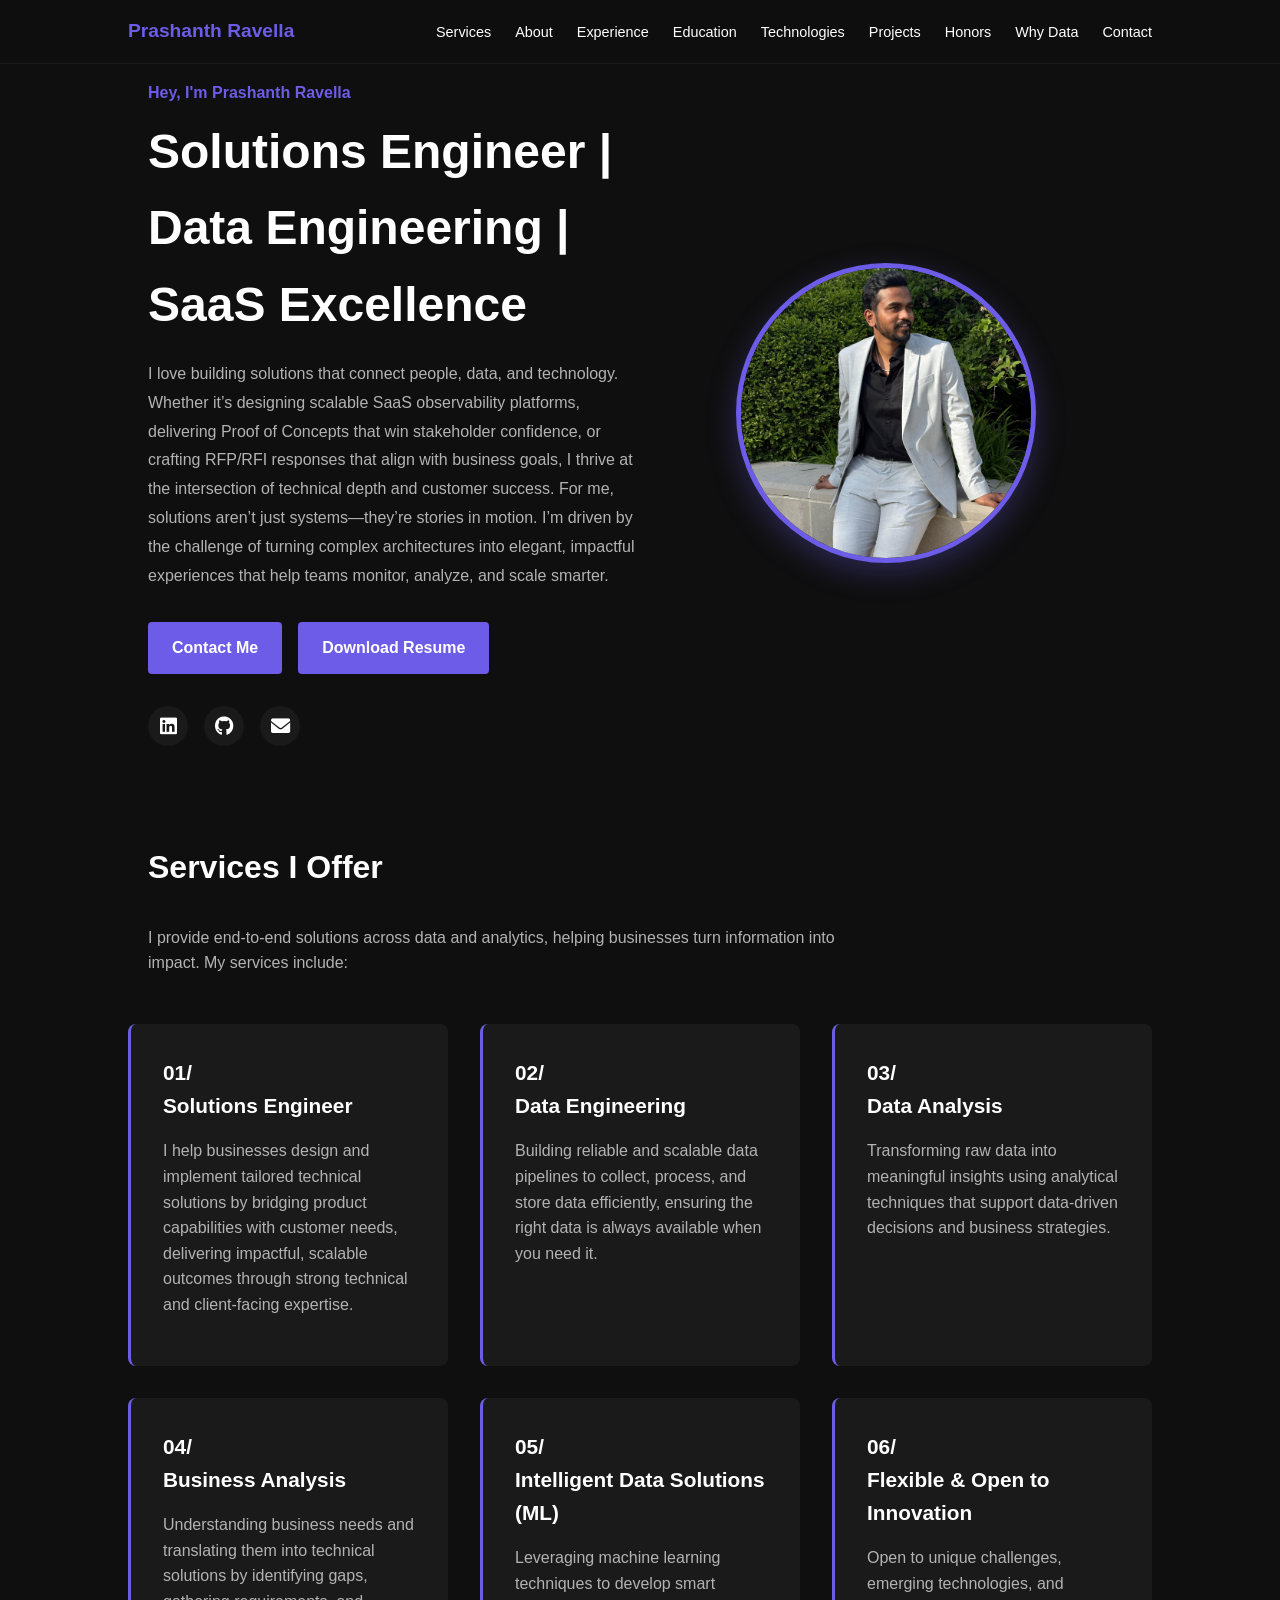
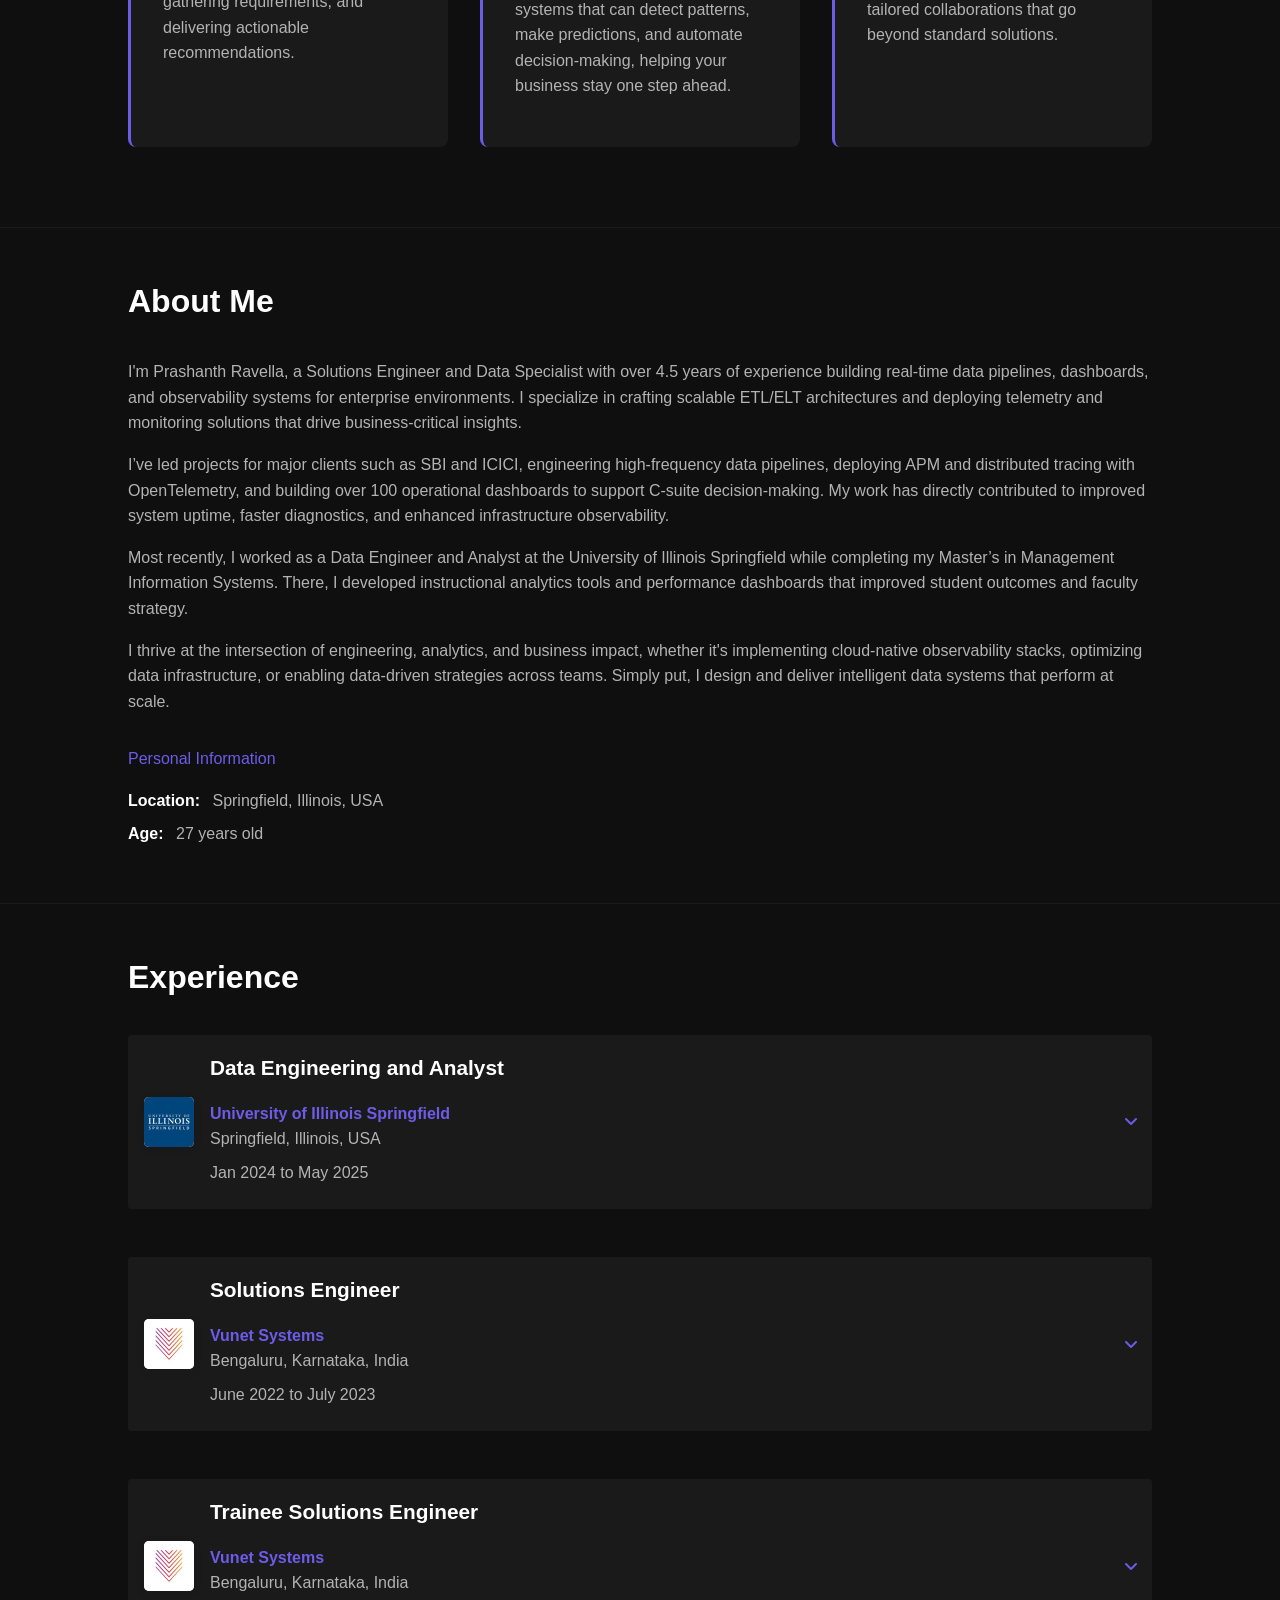
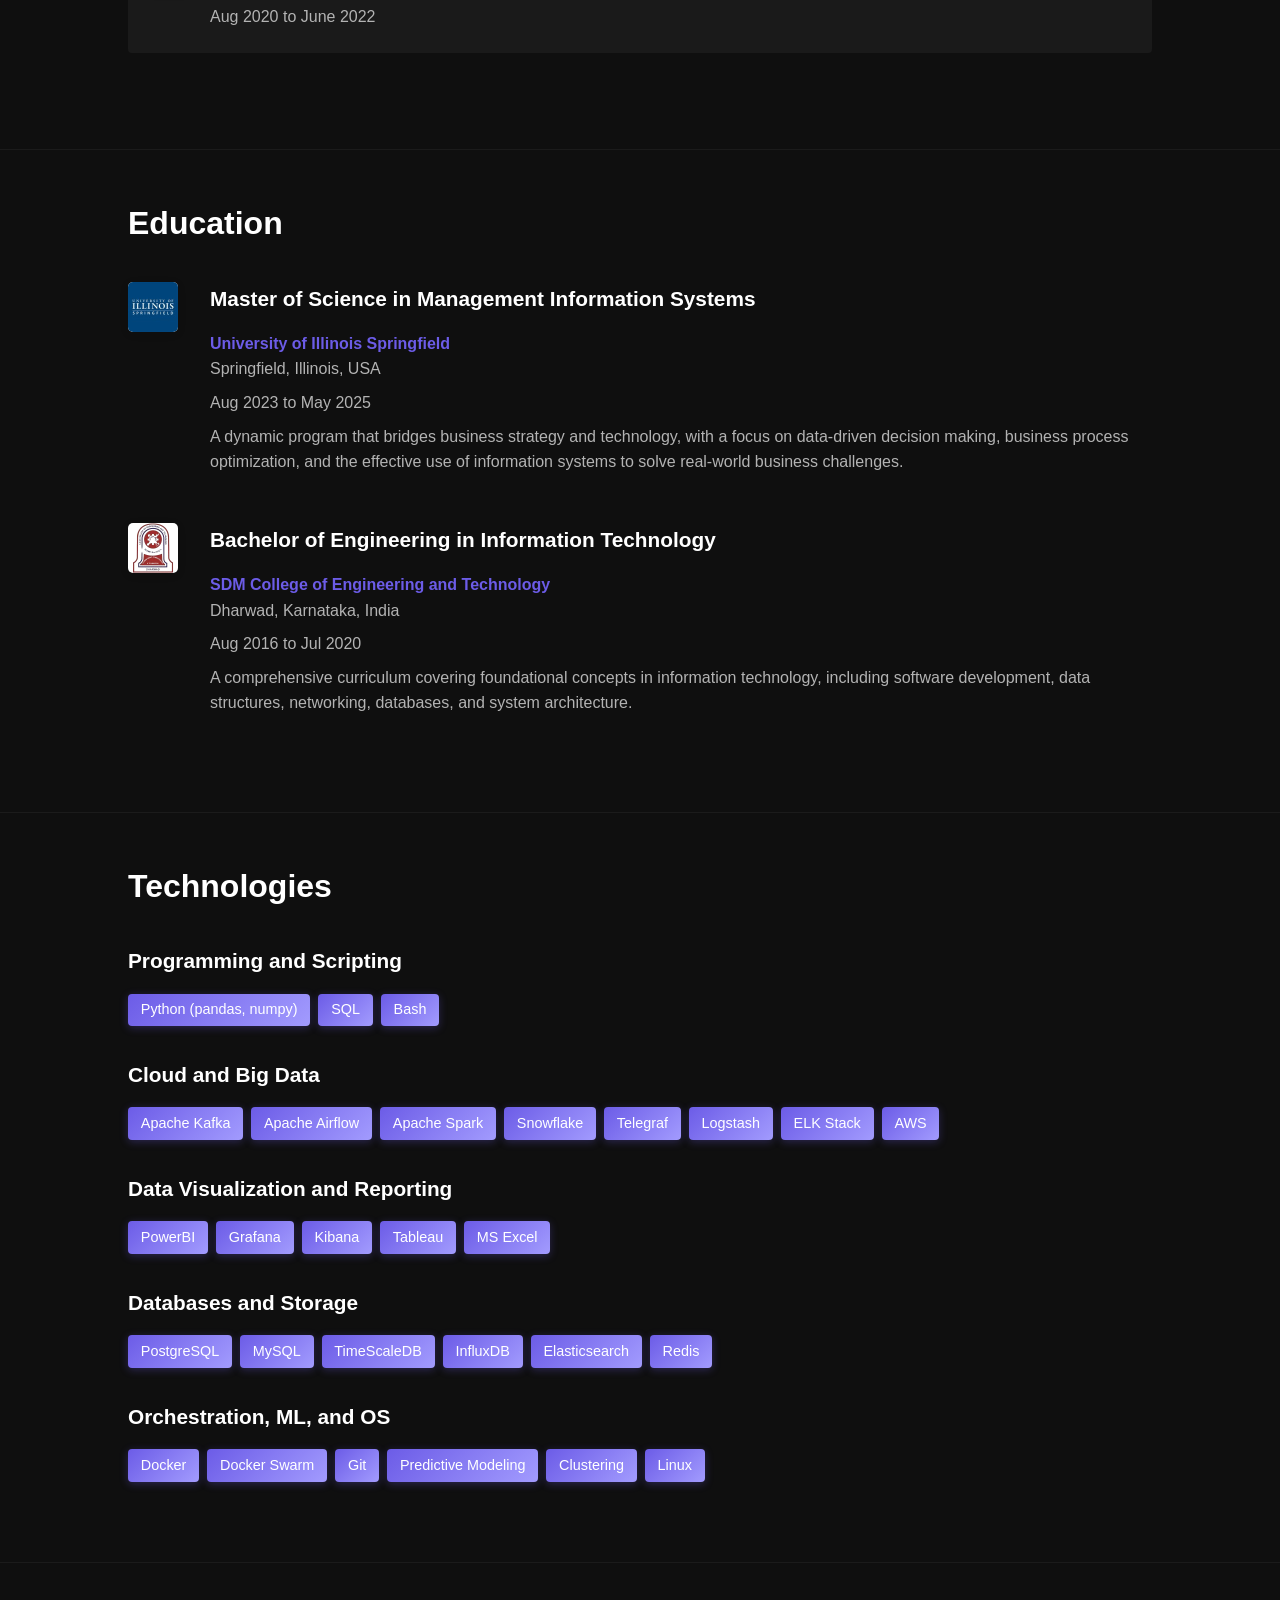
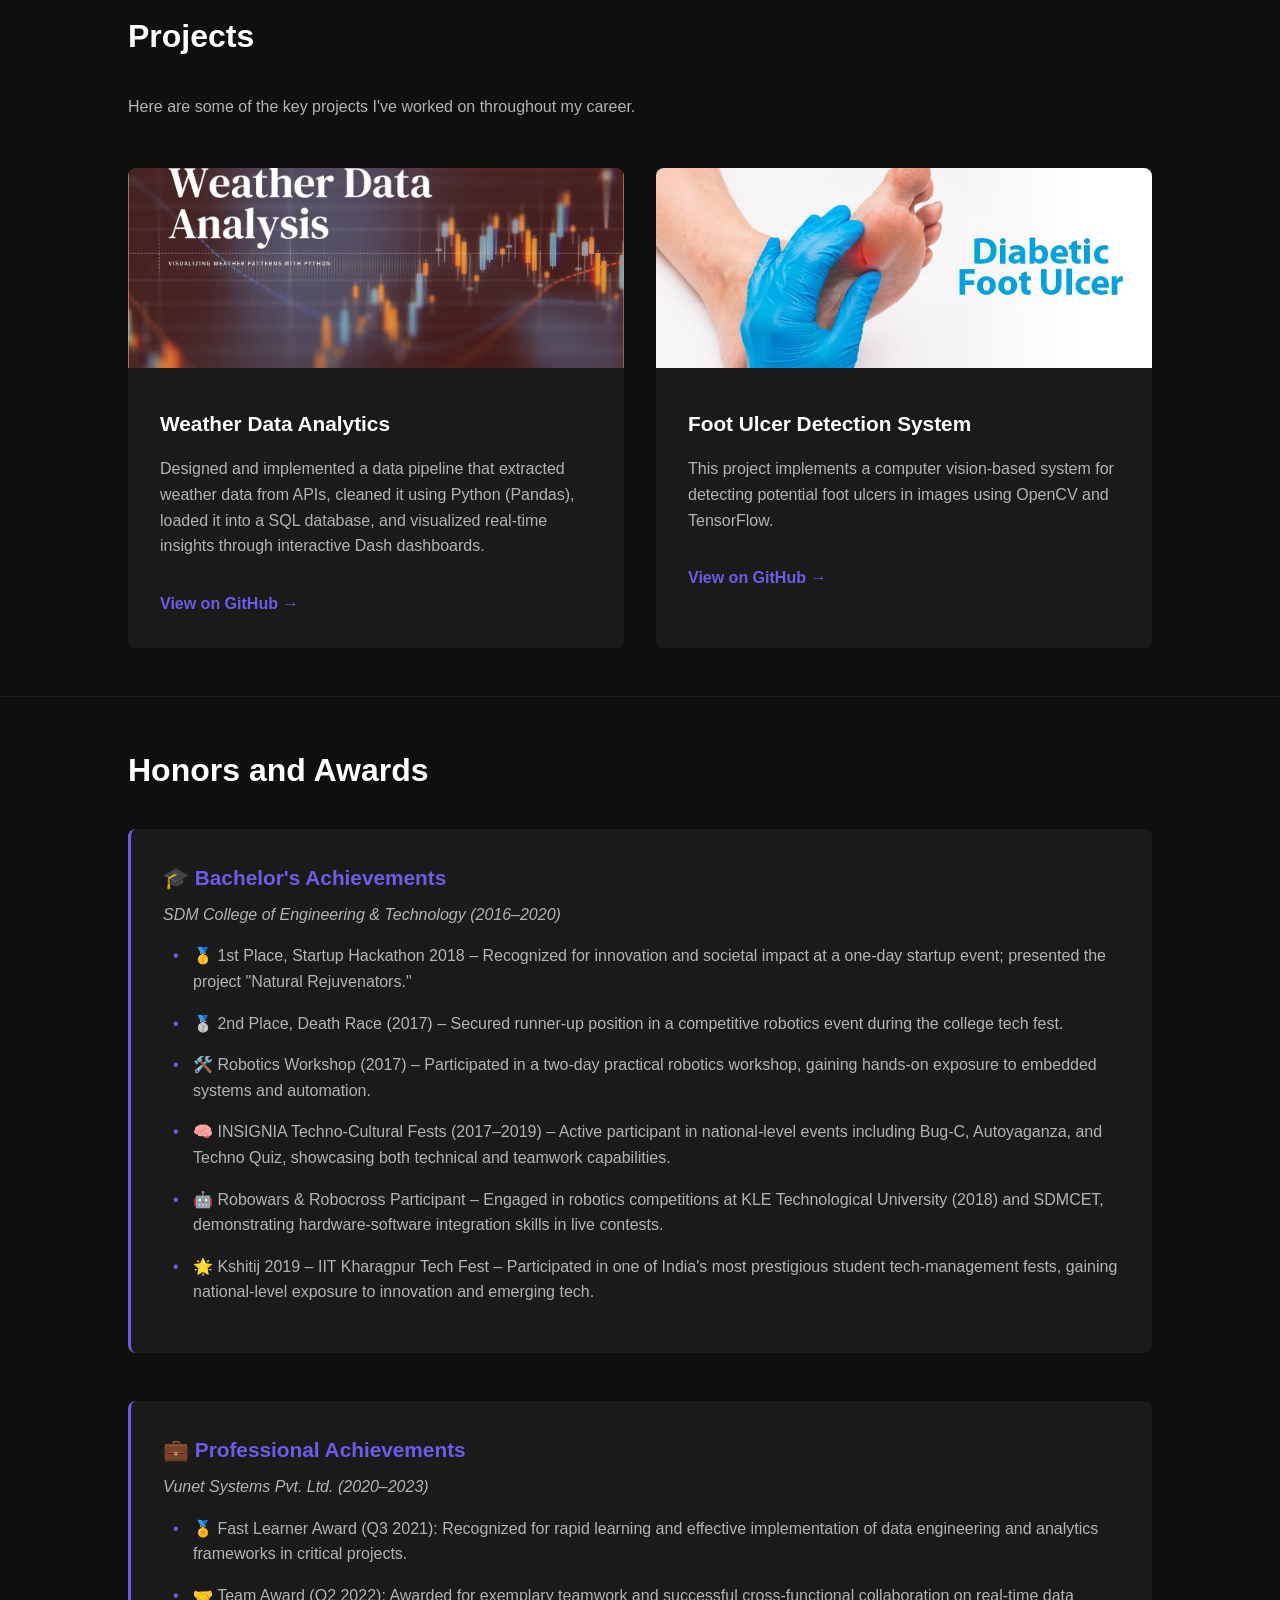
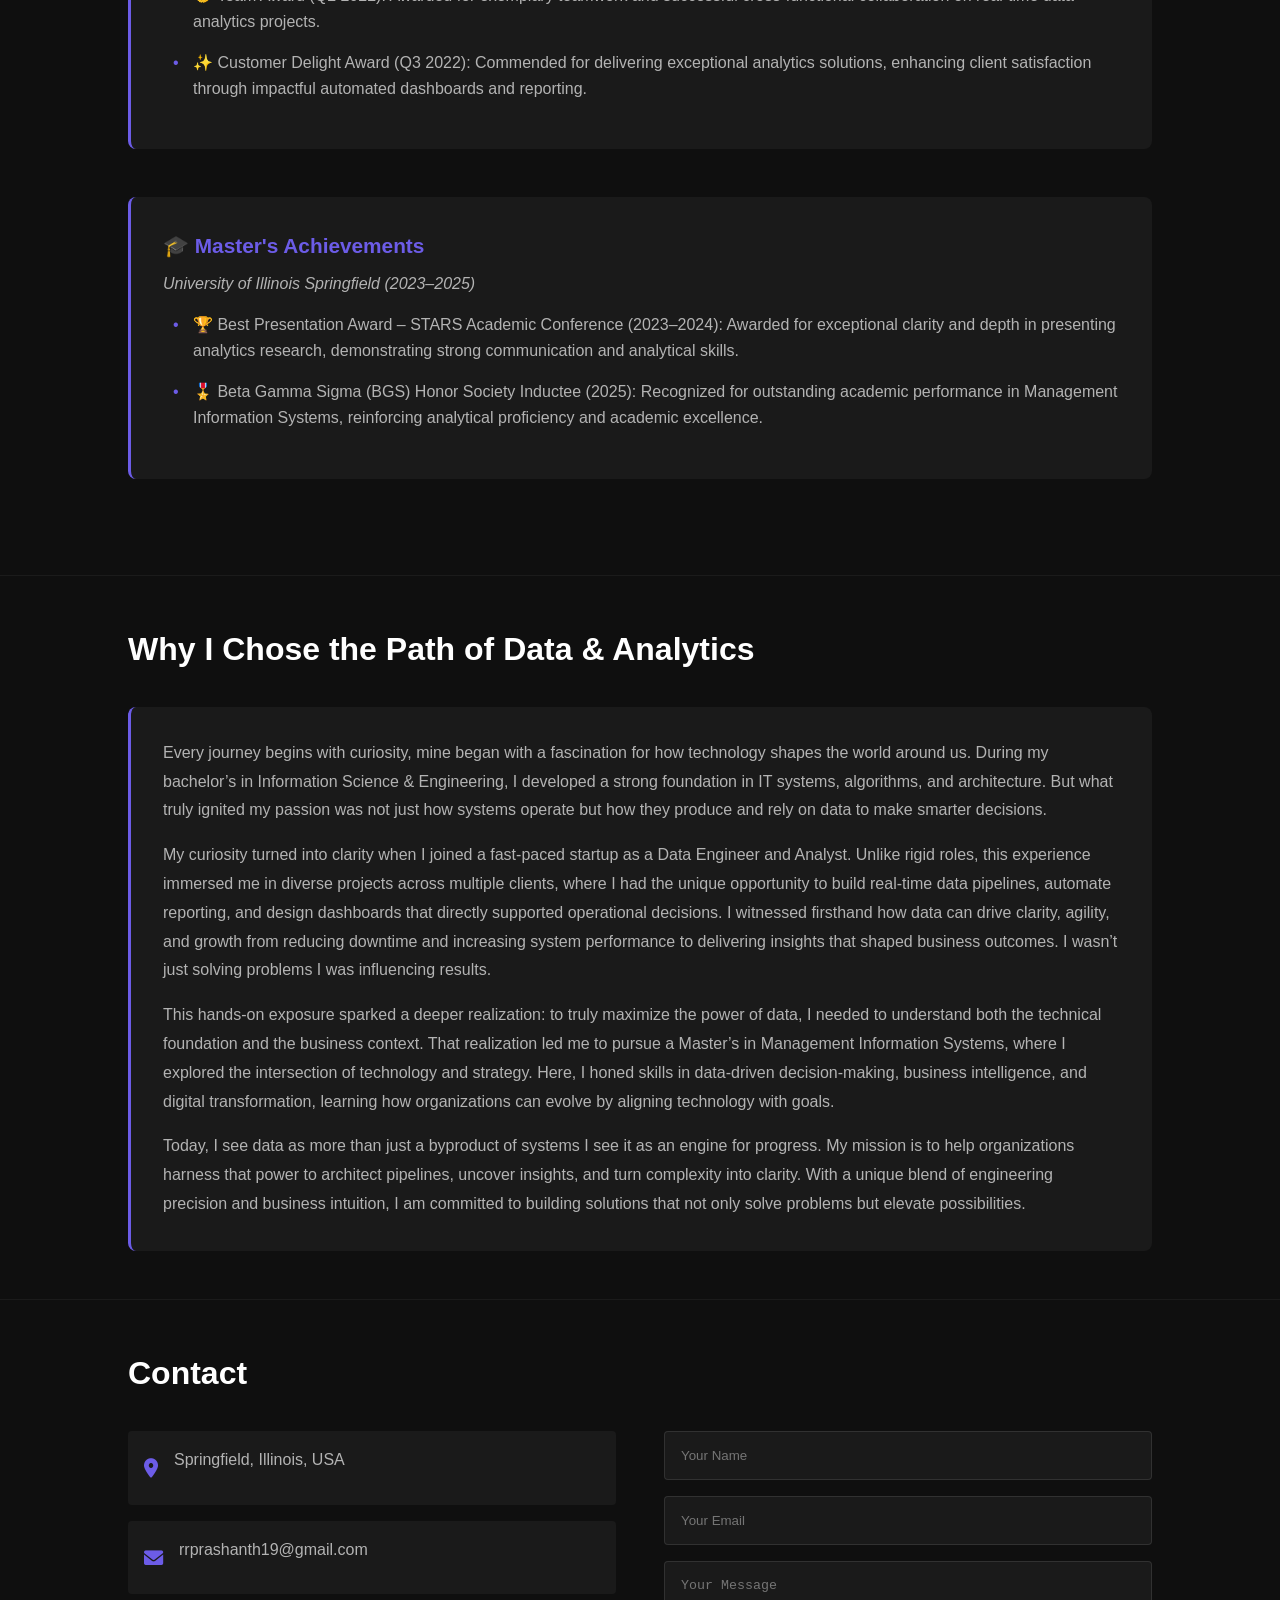
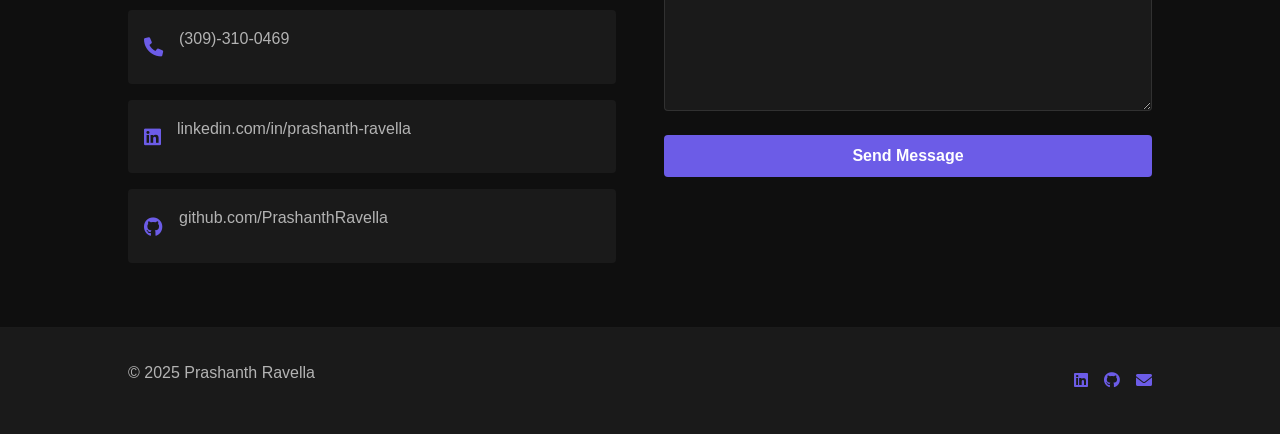
<file: index.html>
<!DOCTYPE html>
<html lang="en">
<head>
    <meta charset="UTF-8">
    <meta name="viewport" content="width=device-width, initial-scale=1.0">
    <title>Data Engineer and Analyst</title>
    <link rel="stylesheet" href="index.css">
    <link rel="stylesheet" href="https://cdnjs.cloudflare.com/ajax/libs/font-awesome/6.0.0-beta3/css/all.min.css">
</head>
<body>
    <nav class="navbar">
        <div class="nav-container">
            <div class="nav-logo">
                <a href="#">Prashanth Ravella</a>
            </div>
            <ul class="nav-links">
                <li><a href="#services">Services</a></li>
                <li><a href="#about">About</a></li>
                <li><a href="#experience">Experience</a></li>
                <li><a href="#education">Education</a></li>
                <li><a href="#technologies">Technologies</a></li>
                <li><a href="#projects">Projects</a></li>
                <li><a href="#honors">Honors</a></li>
                <li><a href="#why-data">Why Data</a></li>
                <li><a href="#contact">Contact</a></li>
            </ul>
            <div class="hamburger">
                <span class="bar"></span>
                <span class="bar"></span>
                <span class="bar"></span>
            </div>
        </div>
    </nav>
    
    <header>
        <div class="container">
            <div class="hero">
                <p class="hero-subtitle">Hey, I'm Prashanth Ravella</p>
                <h1 class="hero-title">Solutions Engineer | Data Engineering | SaaS Excellence</h1>
                <p class="hero-description">I love building solutions that connect people, data, and technology. Whether it’s designing scalable SaaS observability platforms, delivering Proof of Concepts that win stakeholder confidence, or crafting RFP/RFI responses that align with business goals, I thrive at the intersection of technical depth and customer success. For me, solutions aren’t just systems—they’re stories in motion. I’m driven by the challenge of turning complex architectures into elegant, impactful experiences that help teams monitor, analyze, and scale smarter.</p>
                <div class="hero-cta">
                    <a href="#contact" class="primary-btn">Contact Me</a>
                    <a href="https://docs.google.com/document/d/1bfRlYd-lEsUnYzB_F2bpvHWFGuDft_J6O6OL3_I_7L0/export?format=pdf" class="primary-btn" target="_blank">Download Resume</a>
                </div>
                <div class="social-icons">
                    <a href="https://www.linkedin.com/in/prashanth-ravella-7b6460148/"><i class="fab fa-linkedin"></i></a>
                    <a href="https://github.com/PrashanthRavella"><i class="fab fa-github"></i></a>
                    <a href="mailto:rrprashanth19@gmail.com"><i class="fas fa-envelope"></i></a>
                </div>
            </div>
            <div class="hero-image">
                <img src="profile.jpg" alt="Profile picture">
            </div>
        </div>
    </header>

    <section id="services" class="services">
        <div class="container">
            <h2>Services I Offer</h2>
            <p class="section-description">I provide end-to-end solutions across data and analytics, helping businesses turn information into impact. My services include:</p>
        </div>
 
            <div class="services-grid">  
            <div class="service-card">
                <h3>01/<br>Solutions Engineer</h3>
                <p>I help businesses design and implement tailored technical solutions by bridging product capabilities with customer needs, delivering impactful, scalable outcomes through strong technical and client-facing expertise.</p>
            </div>
        
        
            <div class="service-card">
                <h3>02/<br>Data Engineering</h3>
                <p>Building reliable and scalable data pipelines to collect, process, and store data efficiently, ensuring the right data is always available when you need it.</p>
            </div>
            
            <div class="service-card">
                <h3>03/<br>Data Analysis</h3>
                <p>Transforming raw data into meaningful insights using analytical techniques that support data-driven decisions and business strategies.</p>
            </div>
            
            <div class="service-card">
                <h3>04/<br>Business Analysis</h3>
                <p>Understanding business needs and translating them into technical solutions by identifying gaps, gathering requirements, and delivering actionable recommendations.</p>
            </div>
            
            <div class="service-card">
                <h3>05/<br>Intelligent Data Solutions (ML)</h3>
                <p>Leveraging machine learning techniques to develop smart systems that can detect patterns, make predictions, and automate decision-making, helping your business stay one step ahead.</p>
            </div>
            
            <div class="service-card">
                <h3>06/<br>Flexible & Open to Innovation</h3>
                <p>Open to unique challenges, emerging technologies, and tailored collaborations that go beyond standard solutions.</p>
            </div>
        </div>
    </section>

    <section id="about" class="about">
        <h2>About Me</h2>
        <p>I'm Prashanth Ravella, a Solutions Engineer and Data Specialist with over 4.5 years of experience building real-time data pipelines, dashboards, and observability systems for enterprise environments. I specialize in crafting scalable ETL/ELT architectures and deploying telemetry and monitoring solutions that drive business-critical insights.</p>
        <p>I’ve led projects for major clients such as SBI and ICICI, engineering high-frequency data pipelines, deploying APM and distributed tracing with OpenTelemetry, and building over 100 operational dashboards to support C-suite decision-making. My work has directly contributed to improved system uptime, faster diagnostics, and enhanced infrastructure observability.</p>
        <p>Most recently, I worked as a Data Engineer and Analyst at the University of Illinois Springfield while completing my Master’s in Management Information Systems. There, I developed instructional analytics tools and performance dashboards that improved student outcomes and faculty strategy.</p>
        <p>I thrive at the intersection of engineering, analytics, and business impact, whether it's implementing cloud-native observability stacks, optimizing data infrastructure, or enabling data-driven strategies across teams. Simply put, I design and deliver intelligent data systems that perform at scale.</p>
        
        <div class="personal-info">
            <p style="color: var(--primary-color);">Personal Information</p>
            <div class="info-item">
                <span class="info-label">Location:</span>
                <span class="info-value">Springfield, Illinois, USA</span>
            </div>
            <div class="info-item">
                <span class="info-label">Age:</span>
                <span class="info-value">27 years old</span>
            </div>
        </div>
    </section>

    <section id="experience" class="experience">
        <h2>Experience</h2>
        
        <div class="experience-item">
            <div class="experience-content">
                <div class="experience-header" onclick="toggleExperience('exp1')">
                    <div class="company-logo-container">
                        <img src="uis.jpeg" alt="University of Illinois Springfield Logo" class="company-logo">
                    </div>
                    <div class="experience-header-content">
                        <h3>Data Engineering and Analyst</h3>
                        <p class="experience-location"><span class="college-name">University of Illinois Springfield</span><br> Springfield, Illinois, USA</p>
                        <p class="experience-date">Jan 2024 to May 2025</p>
                    </div>


                </div>
                <div class="experience-details" id="exp1">
                    <ul>
                        <li>Developed a real-time student performance analytics pipeline using Telegraf, Kafka, and InfluxDB</li>
                        <li>Built interactive Grafana dashboards and applied data mining techniques to uncover academic performance trends.</li>
                        <li>Designed and documented hands-on projects to teach data engineering concepts (ETL, streaming), enhancing student engagement.</li>
                        <li>This contributed to a 20% increase in student scores and a 30% improvement in course feedback through data-driven insights.</li>
                    </ul>
                </div>
            </div>
        </div>
        
        <div class="experience-item">
            <div class="experience-content">
                <div class="experience-header" onclick="toggleExperience('exp2')">
                    <div class="company-logo-container">
                        <img src="vunet.jpeg" alt="Vunet Systems Logo" class="company-logo">
                    </div>
                    <div class="experience-header-content">
                        <h3>Solutions Engineer</h3>
                        <p class="experience-location">Vunet Systems<br> Bengaluru, Karnataka, India</p>
                        <p class="experience-date">June 2022 to July 2023</p>
                    </div>


                </div>
                <div class="experience-details" id="exp2">
                    <ul>
                        <li>Led Demos, Proof of Concept (PoC) implementations, and contributed to RFP/RFI responses for enterprise clients, aligning solutions with business goals to secure client approval and project buy-in</li>
                        <li>Designed and deployed real-time observability systems (infrastructure, network, logs, traces/APM) using ETL/ELT pipelines and tools like OpenTelemetry and Telegraf, enabling 30% faster diagnostics for enterprise clients SBI and ICICI</li>
                        <li>Built and maintained 100+ dashboards, 50+ alerts, and reports for C-suite and operations teams, driving proactive monitoring and reducing downtime risk</li>
                        <li>Implemented and managed cloud-based deployments on AWS, enhancing system scalability, availability, and cost-efficiency.</li>
                        <li>Engaged in on-site client interactions, strengthening communication, task prioritization, and cross-functional coordination.</li>
                    </ul>
                </div>
            </div>
        </div>
        
        <div class="experience-item">
            <div class="experience-content">
                <div class="experience-header" onclick="toggleExperience('exp3')">
                    <div class="company-logo-container">
                        <img src="vunet.jpeg" alt="Vunet Systems Logo" class="company-logo">
                    </div>
                    <div class="experience-header-content">
                        <h3>Trainee Solutions Engineer</h3>
                        <p class="experience-location">Vunet Systems<br> Bengaluru, Karnataka, India</p>
                        <p class="experience-date">Aug 2020 to June 2022</p>
                    </div>


                </div>
                <div class="experience-details" id="exp3">
                    <ul>
                        <li>Engineered high-frequency ETL/ELT pipelines for real-time processing of network, log, and application data, delivering actionable insights from both structured and unstructured sources.</li>
                        <li>Implemented ETL processes using the ELK Stack (Elasticsearch, Logstash, Kibana) for efficient handling of large-scale datasets.</li>
                        <li>Developed and customized interactive Kibana dashboards, effectively representing complex NoSQL data to stakeholders.</li>
                        <li>Gained experience in stakeholder communication and task prioritization through client-facing meetings.</li>
                    </ul>
                </div>
            </div>
        </div>
    </section>

    <section id="education" class="education">
        <h2>Education</h2>
        
        <div class="education-item">
            <div class="company-logo-container">
                <img src="uis.jpeg" alt="University of Illinois Springfield Logo" class="company-logo">
            </div>
            <div class="education-content">
                <h3>Master of Science in Management Information Systems</h3>
                <p class="experience-location"><span class="college-name">University of Illinois Springfield</span><br> Springfield, Illinois, USA</p>
                <p class="experience-date">Aug 2023 to May 2025</p>
                <p>A dynamic program that bridges business strategy and technology, with a focus on data-driven decision making, business process optimization, and the effective use of information systems to solve real-world business challenges.</p>
            </div>
        </div>
        
        <div class="education-item">
            <div class="company-logo-container">
                <img src="sdm.png" alt="SDM College of Engineering and Technology Logo" class="company-logo">
            </div>
            <div class="education-content">
                <h3>Bachelor of Engineering in Information Technology</h3>
                <p class="experience-location"><span class="college-name">SDM College of Engineering and Technology</span><br> Dharwad, Karnataka, India</p>
                <p class="experience-date">Aug 2016 to Jul 2020</p>
                <p>A comprehensive curriculum covering foundational concepts in information technology, including software development, data structures, networking, databases, and system architecture.</p>
            </div>
        </div>
    </section>

    <section id="technologies" class="technologies">
        <h2>Technologies</h2>
        
        <div class="tech-category">
            <h3>Programming and Scripting</h3>
            <div class="tech-tags">
                <span class="tech-tag">Python (pandas, numpy)</span>
                <span class="tech-tag">SQL</span>
                <span class="tech-tag">Bash</span>
            </div>
        </div>
        
        <div class="tech-category">
            <h3>Cloud and Big Data</h3>
            <div class="tech-tags">
                <span class="tech-tag">Apache Kafka</span>
                <span class="tech-tag">Apache Airflow</span>
                <span class="tech-tag">Apache Spark</span>
                <span class="tech-tag">Snowflake</span>
                <span class="tech-tag">Telegraf</span>
                <span class="tech-tag">Logstash</span>
                <span class="tech-tag">ELK Stack</span>
                <span class="tech-tag">AWS </span>
            </div>
        </div>
        
        <div class="tech-category">
            <h3>Data Visualization and Reporting</h3>
            <div class="tech-tags">
                <span class="tech-tag">PowerBI</span>
                <span class="tech-tag">Grafana</span>
                <span class="tech-tag">Kibana</span>
                <span class="tech-tag">Tableau</span>
                <span class="tech-tag">MS Excel</span>
            </div>
        </div>
        
        <div class="tech-category">
            <h3>Databases and Storage</h3>
            <div class="tech-tags">
                <span class="tech-tag">PostgreSQL</span>
                <span class="tech-tag">MySQL</span>
                <span class="tech-tag">TimeScaleDB</span>
                <span class="tech-tag">InfluxDB</span>
                <span class="tech-tag">Elasticsearch</span>
                <span class="tech-tag">Redis</span>
            </div>
        </div>
        
        <div class="tech-category">
            <h3>Orchestration, ML, and OS</h3>
            <div class="tech-tags">
                <span class="tech-tag">Docker</span>
                <span class="tech-tag">Docker Swarm</span>
                <span class="tech-tag">Git</span>
                <span class="tech-tag">Predictive Modeling</span>
                <span class="tech-tag">Clustering</span>
                <span class="tech-tag">Linux</span>
            </div>
        </div>
    </section>

    <section id="projects" class="projects">
        <h2>Projects</h2>
        <p class="section-description">Here are some of the key projects I've worked on throughout my career.</p>
        
        <div class="projects-grid">
            <div class="project-card">
                <img src="project1.png" alt="Weather Data Analytics">
                <div class="project-info">
                    <h3>Weather Data Analytics</h3>
                    <p>Designed and implemented a data pipeline that extracted weather data from APIs, cleaned it using Python (Pandas), loaded it into a SQL database, and visualized real-time insights through interactive Dash dashboards.</p>
                    <a href="https://github.com/PrashanthRavella/weather-data-analytics" class="project-link">View on GitHub →</a>
                </div>
            </div>
            
            <div class="project-card">
                <img src="project2.jpg" alt="Pneumonia Detection Using Deep Learning">
                <div class="project-info">
                    <h3>Foot Ulcer Detection System</h3>
                    <p>This project implements a computer vision-based system for detecting potential foot ulcers in images using OpenCV and TensorFlow.</p>
                    <a href="https://github.com/PrashanthRavella/Foot_Ulcer_Detection" class="project-link">View on GitHub →</a>
                </div>
            </div>
        </div>
    </section>

    <section id="honors" class="honors-awards">
        <h2>Honors and Awards</h2>
        <div class="honors-category">
            <h3>🎓 Bachelor's Achievements</h3>
            <p class="honors-subtitle">SDM College of Engineering & Technology (2016–2020)</p>
            <ul class="honors-list">
                <li>🥇 1st Place, Startup Hackathon 2018 – Recognized for innovation and societal impact at a one-day startup event; presented the project "Natural Rejuvenators."</li>
                <li>🥈 2nd Place, Death Race (2017) – Secured runner-up position in a competitive robotics event during the college tech fest.</li>
                <li>🛠️ Robotics Workshop (2017) – Participated in a two-day practical robotics workshop, gaining hands-on exposure to embedded systems and automation.</li>
                <li>🧠 INSIGNIA Techno-Cultural Fests (2017–2019) – Active participant in national-level events including Bug-C, Autoyaganza, and Techno Quiz, showcasing both technical and teamwork capabilities.</li>
                <li>🤖 Robowars & Robocross Participant – Engaged in robotics competitions at KLE Technological University (2018) and SDMCET, demonstrating hardware-software integration skills in live contests.</li>
                <li>🌟 Kshitij 2019 – IIT Kharagpur Tech Fest – Participated in one of India's most prestigious student tech-management fests, gaining national-level exposure to innovation and emerging tech.</li>
            </ul>
        </div>
        
        <div class="honors-category">
            <h3>💼 Professional Achievements</h3>
            <p class="honors-subtitle">Vunet Systems Pvt. Ltd. (2020–2023)</p>
            <ul class="honors-list">
                <li>🏅 Fast Learner Award (Q3 2021): Recognized for rapid learning and effective implementation of data engineering and analytics frameworks in critical projects.</li>
                <li>🤝 Team Award (Q2 2022): Awarded for exemplary teamwork and successful cross-functional collaboration on real-time data analytics projects.</li>
                <li>✨ Customer Delight Award (Q3 2022): Commended for delivering exceptional analytics solutions, enhancing client satisfaction through impactful automated dashboards and reporting.</li>
            </ul>
        </div>
        
        <div class="honors-category">
            <h3>🎓 Master's Achievements</h3>
            <p class="honors-subtitle">University of Illinois Springfield (2023–2025)</p>
            <ul class="honors-list">
                <li>🏆 Best Presentation Award – STARS Academic Conference (2023–2024): Awarded for exceptional clarity and depth in presenting analytics research, demonstrating strong communication and analytical skills.</li>
                <li>🎖️ Beta Gamma Sigma (BGS) Honor Society Inductee (2025): Recognized for outstanding academic performance in Management Information Systems, reinforcing analytical proficiency and academic excellence.</li>
            </ul>
        </div>
    </section>
    
    <section id="why-data" class="why-data-analytics">
        <h2>Why I Chose the Path of Data & Analytics</h2>
        <div class="why-content">
            <p>Every journey begins with curiosity, mine began with a fascination for how technology shapes the world around us. During my bachelor’s in Information Science & Engineering, I developed a strong foundation in IT systems, algorithms, and architecture. But what truly ignited my passion was not just how systems operate but how they produce and rely on data to make smarter decisions.</p>
            
            <p>My curiosity turned into clarity when I joined a fast-paced startup as a Data Engineer and Analyst. Unlike rigid roles, this experience immersed me in diverse projects across multiple clients, where I had the unique opportunity to build real-time data pipelines, automate reporting, and design dashboards that directly supported operational decisions. I witnessed firsthand how data can drive clarity, agility, and growth from reducing downtime and increasing system performance to delivering insights that shaped business outcomes. I wasn’t just solving problems I was influencing results.</p>
            
            <p>This hands-on exposure sparked a deeper realization: to truly maximize the power of data, I needed to understand both the technical foundation and the business context. That realization led me to pursue a Master’s in Management Information Systems, where I explored the intersection of technology and strategy. Here, I honed skills in data-driven decision-making, business intelligence, and digital transformation, learning how organizations can evolve by aligning technology with goals.</p>
            
            <p>Today, I see data as more than just a byproduct of systems I see it as an engine for progress. My mission is to help organizations harness that power to architect pipelines, uncover insights, and turn complexity into clarity. With a unique blend of engineering precision and business intuition, I am committed to building solutions that not only solve problems but elevate possibilities.</p>
        </div>
    </section>

    <section id="contact" class="contact">
        <h2>Contact</h2>
        <div class="contact-container">
            <div class="contact-info">
                <div class="contact-item">
                    <i class="fas fa-map-marker-alt"></i>
                    <p>Springfield, Illinois, USA</p>
                </div>
                <div class="contact-item">
                    <i class="fas fa-envelope"></i>
                    <p>rrprashanth19@gmail.com</p>
                </div>
                <div class="contact-item">
                    <i class="fas fa-phone"></i>
                    <p>(309)-310-0469</p>
                </div>
                <div class="contact-item">
                    <i class="fab fa-linkedin"></i>
                    <p><a href="https://www.linkedin.com/in/prashanth-ravella-7b6460148/" target="_blank">linkedin.com/in/prashanth-ravella</a></p>
                </div>
                <div class="contact-item">
                    <i class="fab fa-github"></i>
                    <p><a href="https://github.com/PrashanthRavella" target="_blank">github.com/PrashanthRavella</a></p>
                </div>
            </div>
            <div class="contact-form">
                <form id="contactForm" onsubmit="return handleFormSubmit(event)">
                    <div class="form-group">
                        <input type="text" id="name" name="name" placeholder="Your Name" required>
                    </div>
                    <div class="form-group">
                        <input type="email" id="email" name="email" placeholder="Your Email" required>
                    </div>
                    <div class="form-group">
                        <textarea id="message" name="message" placeholder="Your Message" required></textarea>
                    </div>
                    <button type="submit" class="primary-btn">Send Message</button>
                </form>
                <div id="formStatus" style="margin-top: 15px; display: none;"></div>
            </div>
        </div>
    </section>

    <footer>
        <p>© 2025 Prashanth Ravella</p>
        <div class="footer-social">
            <a href="https://www.linkedin.com/in/prashanth-ravella-7b6460148/"><i class="fab fa-linkedin"></i></a>
            <a href="https://github.com/PrashanthRavella"><i class="fab fa-github"></i></a>
            <a href="mailto:rrprashanth19@gmail.com"><i class="fas fa-envelope"></i></a>
        </div>
    </footer>

    <script src="highlight-companies.js"></script>
    <script src="navbar.js"></script>
    <script>
        function toggleSection(id) {
            const content = document.getElementById(id);
            const icon = event.currentTarget;
            
            if (content.style.maxHeight) {
                content.style.maxHeight = null;
                icon.classList.remove('active');
            } else {
                content.style.maxHeight = content.scrollHeight + 1000 + 'px';
                icon.classList.add('active');
            }
        }
        
        // Initialize experience section as expanded
        document.addEventListener('DOMContentLoaded', function() {
            const experienceContent = document.getElementById('experience-content');
            if (experienceContent) {
                experienceContent.style.maxHeight = experienceContent.scrollHeight + 1000 + 'px';
            }
        });
        
        function toggleExperience(id) {
            const details = document.getElementById(id);
            // Find the header that has the onclick attribute with this id
            const header = document.querySelector(`.experience-header[onclick*="'${id}'"`);
            
            if (details.style.display === 'block') {
                details.style.display = 'none';
                header.classList.remove('active'); // Remove active class to rotate arrow back
            } else {
                details.style.display = 'block';
                header.classList.add('active'); // Add active class to rotate arrow
            }
        }
        
        function toggleAllExperiences() {
            const icon = document.querySelector('.section-expand-icon');
            icon.classList.toggle('active');
            
            const allDetails = document.querySelectorAll('.experience-details');
            const isExpanded = icon.classList.contains('active');
            
            allDetails.forEach(detail => {
                if (isExpanded) {
                    detail.style.display = 'block';
                } else {
                    detail.style.display = 'none';
                }
            });
        }
        
        // Initialize experience details as collapsed
        document.addEventListener('DOMContentLoaded', function() {
            const allDetails = document.querySelectorAll('.experience-details');
            allDetails.forEach(detail => {
                detail.style.display = 'none';
            });
        });
        
        function saveFormData() {
            const name = document.getElementById('name').value;
            const email = document.getElementById('email').value;
            const message = document.getElementById('message').value;
            
            if (!name || !email || !message) {
                showStatus('Please fill out all fields', 'error');
                return;
            }
            
            // Create a submission object
            const submission = {
                name: name,
                email: email,
                message: message,
                date: new Date().toLocaleString()
            };
            
            // Get existing submissions from localStorage or initialize empty array
            let submissions = JSON.parse(localStorage.getItem('contactSubmissions')) || [];
            
            // Add new submission
            submissions.push(submission);
            
            // Save back to localStorage
            localStorage.setItem('contactSubmissions', JSON.stringify(submissions));
            
            // Log the new submission to console
            console.log('New form submission:');
            console.log(submission);
            console.log('To view all submissions, open the console and type: viewAllSubmissions()');
            
            // Show success message
            showStatus('Thank you for your message! I will get back to you soon. (Check browser console for submission details)', 'success');
            
            // Reset the form
            document.getElementById('contactForm').reset();
        }
        
        // Handle form submission
        function handleFormSubmit(event) {
            event.preventDefault();
            
            const name = document.getElementById('name').value;
            const email = document.getElementById('email').value;
            const message = document.getElementById('message').value;
            
            if (!name || !email || !message) {
                showStatus('Please fill out all fields', 'error');
                return false;
            }
            
            // Check if we're on a hosted site
            const isHosted = window.location.protocol.includes('http');
            
            if (isHosted) {
                // When hosted, use FormSubmit
                const form = document.getElementById('contactForm');
                const formData = new FormData(form);
                
                fetch('https://formsubmit.co/rrprashanth19@gmail.com', {
                    method: 'POST',
                    body: formData
                })
                .then(response => {
                    showStatus('Thank you for your message! I will get back to you soon.', 'success');
                    form.reset();
                })
                .catch(error => {
                    console.error('Error:', error);
                    saveLocalSubmission(name, email, message);
                    showStatus('There was an issue sending your message, but it has been saved locally.', 'error');
                });
            } else {
                // When viewing locally, save to localStorage
                saveLocalSubmission(name, email, message);
                showStatus('Thank you for your message! (Viewing locally - submission saved to localStorage)', 'success');
            }
            
            return false;
        }
        
        // Save submission to localStorage
        function saveLocalSubmission(name, email, message) {
            // Create a submission object
            const submission = {
                name: name,
                email: email,
                message: message,
                date: new Date().toLocaleString()
            };
            
            // Get existing submissions from localStorage or initialize empty array
            let submissions = JSON.parse(localStorage.getItem('contactSubmissions')) || [];
            
            // Add new submission
            submissions.push(submission);
            
            // Save back to localStorage
            localStorage.setItem('contactSubmissions', JSON.stringify(submissions));
            
            // Log the new submission to console
            console.log('New form submission:');
            console.log(submission);
            console.log('To view all submissions, open the console and type: viewAllSubmissions()');
            
            // Reset the form
            document.getElementById('contactForm').reset();
        }
        
        // Function to view all submissions in the console
        function viewAllSubmissions() {
            const submissions = JSON.parse(localStorage.getItem('contactSubmissions')) || [];
            if (submissions.length === 0) {
                console.log('No form submissions found.');
            } else {
                console.log(`Found ${submissions.length} form submissions:`);
                submissions.forEach((sub, index) => {
                    console.log(`Submission #${index + 1}:`);
                    console.log(`Name: ${sub.name}`);
                    console.log(`Email: ${sub.email}`);
                    console.log(`Message: ${sub.message}`);
                    console.log(`Date: ${sub.date}`);
                    console.log('-------------------');
                });
            }
            return submissions;
        }
        
        // Log instructions when page loads
        window.addEventListener('load', function() {
            console.log('Portfolio Contact Form Instructions:');
            console.log('To view all form submissions, open the console and type: viewAllSubmissions()');
            console.log('To clear all submissions, type: localStorage.removeItem("contactSubmissions")');
        });
        
        function showStatus(message, type) {
            const statusDiv = document.getElementById('formStatus');
            statusDiv.textContent = message;
            statusDiv.style.display = 'block';
            
            if (type === 'error') {
                statusDiv.style.color = '#e74c3c';
            } else {
                statusDiv.style.color = '#2ecc71';
            }
            
            // Hide the message after 5 seconds
            setTimeout(() => {
                statusDiv.style.display = 'none';
            }, 5000);
        }
    </script>
</body>
</html>
</file>
<file: index.css>
/* Global Styles */
:root {
    --primary-color: #6c5ce7;
    --secondary-color: #a29bfe;
    --dark-bg: #0f0f0f;
    --card-bg: #1a1a1a;
    --text-primary: #ffffff;
    --text-secondary: #b3b3b3;
    --spacing-sm: 0.5rem;
    --spacing-md: 1rem;
    --spacing-lg: 2rem;
    --spacing-xl: 3rem;
}

* {
    margin: 0;
    padding: 0;
    box-sizing: border-box;
}

body {
    font-family: 'Inter', 'Segoe UI', Tahoma, Geneva, Verdana, sans-serif;
    background-color: var(--dark-bg);
    color: var(--text-primary);
    line-height: 1.6;
    scroll-behavior: smooth;
    overflow-x: hidden;
}

/* Navigation Bar */
.navbar {
    position: fixed;
    top: 0;
    left: 0;
    width: 100%;
    background-color: rgba(15, 15, 15, 0.9);
    backdrop-filter: blur(10px);
    z-index: 1000;
    border-bottom: 1px solid rgba(255, 255, 255, 0.05);
}

.nav-container {
    display: flex;
    justify-content: space-between;
    align-items: center;
    padding: 1rem 10%;
}

.nav-logo a {
    color: var(--primary-color);
    font-weight: 700;
    font-size: 1.2rem;
    text-decoration: none;
}

.nav-links {
    display: flex;
    list-style: none;
    gap: 1.5rem;
}

.nav-links a {
    color: var(--text-primary);
    text-decoration: none;
    font-size: 0.9rem;
    transition: all 0.3s ease;
    position: relative;
}

.nav-links a:hover {
    color: var(--primary-color);
}

.nav-links a::after {
    content: '';
    position: absolute;
    bottom: -5px;
    left: 0;
    width: 0;
    height: 2px;
    background-color: var(--primary-color);
    transition: width 0.3s ease;
}

.nav-links a:hover::after {
    width: 100%;
}

.hamburger {
    display: none;
    cursor: pointer;
}

.bar {
    display: block;
    width: 25px;
    height: 3px;
    margin: 5px auto;
    transition: all 0.3s ease;
    background-color: var(--text-primary);
}

header {
    padding-top: 80px; /* Add space for fixed navbar */
}

h1, h2, h3, h4, h5, h6 {
    margin-bottom: var(--spacing-md);
    font-weight: 700;
}

h1 {
    font-size: 2.5rem;
}

h2 {
    font-size: 2rem;
    margin-bottom: var(--spacing-lg);
    position: relative;
    display: inline-block;
}

.section-expand-icon {
    display: inline-flex;
    justify-content: center;
    align-items: center;
    background-color: var(--primary-color);
    width: 30px;
    height: 30px;
    border-radius: 50%;
    margin-left: 10px;
    color: white;
    cursor: pointer;
    transition: transform 0.3s ease;
    vertical-align: middle;
}

.section-expand-icon.active {
    transform: rotate(180deg);
}

.section-content {
    overflow: hidden;
    transition: max-height 0.5s ease;
}

h3 {
    font-size: 1.3rem;
}

p {
    margin-bottom: var(--spacing-md);
    color: var(--text-secondary);
}

a {
    color: var(--primary-color);
    text-decoration: none;
    transition: all 0.3s ease;
}

a:hover {
    color: var(--secondary-color);
}

section {
    padding: var(--spacing-xl) 10%;
    border-bottom: 1px solid rgba(255, 255, 255, 0.05);
}

.section-description {
    max-width: 700px;
    margin-bottom: var(--spacing-xl);
}

/* Button Styles */
.primary-btn {
    background-color: var(--primary-color);
    color: white;
    border: none;
    padding: 0.8rem 1.5rem;
    border-radius: 4px;
    font-weight: 600;
    cursor: pointer;
    transition: all 0.3s ease;
    display: inline-block;
    text-decoration: none;
}

.primary-btn:hover {
    background-color: var(--secondary-color);
    transform: translateY(-2px);
    color: white;
}

/* Header/Hero Section */
header {
    display: flex;
    justify-content: space-between;
    align-items: center;
    padding: var(--spacing-xl) 10%;
    min-height: 80vh;
    padding-top: 80px; /* Add space for fixed navbar */
}

.hero {
    flex: 1;
    max-width: 600px;
}

.hero-subtitle {
    color: var(--primary-color);
    font-weight: 600;
    margin-bottom: var(--spacing-sm);
}

.hero-title {
    font-size: 3rem;
    margin-bottom: var(--spacing-md);
}

.hero-description {
    margin-bottom: var(--spacing-lg);
    line-height: 1.8;
}

.hero-cta {
    margin-bottom: var(--spacing-lg);
    display: flex;
    gap: var(--spacing-md);
    flex-wrap: wrap;
}

.hero-image {
    flex: 1;
    display: flex;
    justify-content: center;
    align-items: center;
}

.hero-image img {
    width: 300px;
    height: 300px;
    border-radius: 50%;
    object-fit: cover;
    border: 5px solid var(--primary-color);
    box-shadow: 0 10px 30px rgba(108, 92, 231, 0.3);
}

.social-icons {
    display: flex;
    gap: var(--spacing-md);
}

.social-icons a {
    color: var(--text-primary);
    font-size: 1.2rem;
    background-color: var(--card-bg);
    width: 40px;
    height: 40px;
    border-radius: 50%;
    display: flex;
    justify-content: center;
    align-items: center;
    transition: all 0.3s ease;
}

.social-icons a:hover {
    color: var(--primary-color);
    transform: translateY(-3px);
}

/* Services Section */
.services-grid {
    display: grid;
    grid-template-columns: repeat(3, 1fr);
    gap: var(--spacing-lg);
    margin-bottom: var(--spacing-lg);
}

.service-card {
    background-color: var(--card-bg);
    padding: var(--spacing-lg);
    border-radius: 8px;
    transition: all 0.3s ease;
    border-left: 3px solid var(--primary-color);
    height: 100%;
    display: flex;
    flex-direction: column;
}

.service-card:hover {
    transform: translateY(-5px);
    box-shadow: 0 10px 20px rgba(0, 0, 0, 0.2);
}

/* About Section */
.personal-info {
    margin-top: var(--spacing-lg);
}

.info-item {
    margin-bottom: var(--spacing-sm);
}

.info-label {
    font-weight: 600;
    margin-right: var(--spacing-sm);
}

.info-value {
    color: var(--text-secondary);
}

/* Experience Section */
.experience-item, .education-item {
    display: flex;
    margin-bottom: var(--spacing-lg);
}

.experience-badge, .education-badge {
    margin-right: var(--spacing-lg);
    background-color: var(--primary-color);
    color: white;
    width: 40px;
    height: 40px;
    border-radius: 50%;
    display: flex;
    justify-content: center;
    align-items: center;
}

/* Ensure all icons have consistent size */
.experience-badge i, .education-badge i {
    font-size: 1rem;
    width: 16px;
    height: 16px;
    display: flex;
    justify-content: center;
    align-items: center;
}

.education-content .experience-location {
    color: var(--text-secondary);
}

.education-content .college-name {
    color: var(--primary-color);
    font-weight: 600;
}

.education-item {
    display: flex;
    align-items: flex-start;
    gap: var(--spacing-md);
    margin-bottom: var(--spacing-lg);
}

.education-content {
    flex: 1;
}

.company-logo-container {
    flex-shrink: 0;
    width: 50px;
    height: 50px;
    overflow: hidden;
    border-radius: 5px;
    background-color: white;
    display: flex;
    align-items: center;
    justify-content: center;
    box-shadow: 0 2px 8px rgba(0, 0, 0, 0.1);
}

.company-logo {
    width: 100%;
    height: 100%;
    object-fit: contain;
}

.experience-header-content {
    flex-grow: 1;
}

.experience-date, .experience-location {
    color: var(--text-secondary);
    margin-bottom: var(--spacing-sm);
}

.college-name {
    color: var(--primary-color);
    font-weight: 600;
}

.expand-icon {
    position: absolute;
    right: 10px;
    top: 50%;
    transform: translateY(-50%);
    transition: transform 0.3s ease;
    background-color: var(--primary-color);
    width: 30px;
    height: 30px;
    border-radius: 50%;
    display: flex;
    justify-content: center;
    align-items: center;
    color: white;
    cursor: pointer;
}

.expand-icon.active {
    transform: translateY(-50%) rotate(180deg);
}

.experience-details {
    display: none;
    padding: var(--spacing-md) 0;
    border-top: 1px solid rgba(255, 255, 255, 0.1);
    margin-top: var(--spacing-md);
}

.experience-details ul {
    padding-left: 20px;
}

.experience-details li {
    margin-bottom: 8px;
    color: var(--text-secondary);
}

/* Technologies Section */
.tech-category {
    margin-bottom: var(--spacing-lg);
}

.tech-tags {
    display: flex;
    flex-wrap: wrap;
    gap: var(--spacing-sm);
}

.tech-tag {
    background: linear-gradient(135deg, #6c5ce7, #a29bfe);
    color: white;
    padding: 0.3rem 0.8rem;
    border-radius: 4px;
    font-size: 0.9rem;
    box-shadow: 0 2px 8px rgba(108, 92, 231, 0.3);
    transition: all 0.3s ease;
}

.tech-tag:hover {
    transform: translateY(-2px);
    box-shadow: 0 4px 12px rgba(108, 92, 231, 0.5);
    background: linear-gradient(135deg, #8066e0, #b3a8ff);
}

/* Projects Section */
.projects-grid {
    display: grid;
    grid-template-columns: repeat(2, 1fr);
    gap: var(--spacing-lg);
}

.project-card {
    background-color: var(--card-bg);
    border-radius: 8px;
    overflow: hidden;
    transition: all 0.3s ease;
}

.project-card:hover {
    transform: translateY(-5px);
    box-shadow: 0 10px 20px rgba(0, 0, 0, 0.2);
}

.project-card img {
    width: 100%;
    height: 200px;
    object-fit: cover;
}

.project-info {
    padding: var(--spacing-lg);
}

.project-link {
    display: inline-block;
    margin-top: var(--spacing-md);
    color: var(--primary-color);
    font-weight: 600;
    transition: all 0.3s ease;
}

.project-link:hover {
    color: var(--secondary-color);
    transform: translateX(5px);
}

/* Contact Section */
.contact-container {
    display: flex;
    flex-wrap: wrap;
    gap: var(--spacing-xl);
}

.contact-info, .contact-form {
    flex: 1;
    min-width: 300px;
}

.contact-item {
    display: flex;
    align-items: center;
    margin-bottom: var(--spacing-md);
    background-color: var(--card-bg);
    padding: var(--spacing-md);
    border-radius: 4px;
}

.contact-item i {
    margin-right: var(--spacing-md);
    color: var(--primary-color);
    font-size: 1.2rem;
}

.contact-item a {
    color: var(--text-secondary);
    transition: all 0.3s ease;
    text-decoration: none;
}

.contact-item a:hover {
    color: var(--primary-color);
    text-decoration: underline;
}

.form-group {
    margin-bottom: var(--spacing-md);
}

input, textarea {
    width: 100%;
    padding: var(--spacing-md);
    background-color: var(--card-bg);
    border: 1px solid rgba(255, 255, 255, 0.1);
    border-radius: 4px;
    color: var(--text-primary);
}

textarea {
    min-height: 150px;
    resize: vertical;
}

.contact-form .primary-btn {
    width: 100%;
    padding: 12px;
    font-size: 1rem;
}

/* Honors and Awards Section */
.honors-awards {
    background-color: var(--dark-bg);
}

.honors-category {
    margin-bottom: var(--spacing-xl);
    background-color: var(--card-bg);
    padding: var(--spacing-lg);
    border-radius: 8px;
    border-left: 3px solid var(--primary-color);
    transition: all 0.3s ease;
}

.honors-category:hover {
    transform: translateY(-5px);
    box-shadow: 0 10px 20px rgba(0, 0, 0, 0.2);
}

.honors-category h3 {
    color: var(--primary-color);
    margin-bottom: var(--spacing-sm);
}

.honors-subtitle {
    color: var(--text-secondary);
    font-style: italic;
    margin-bottom: var(--spacing-md);
}

.honors-list {
    list-style-type: none;
    padding-left: 0;
}

.honors-list li {
    margin-bottom: var(--spacing-md);
    color: var(--text-secondary);
    padding-left: 30px;
    position: relative;
}

.honors-list li::before {
    content: '•';
    color: var(--primary-color);
    position: absolute;
    left: 10px;
}

/* Why Data & Analytics Section */
.why-data-analytics {
    background-color: var(--dark-bg);
}

.why-content {
    background-color: var(--card-bg);
    padding: var(--spacing-lg);
    border-radius: 8px;
    border-left: 3px solid var(--primary-color);
    transition: all 0.3s ease;
}

.why-content:hover {
    transform: translateY(-5px);
    box-shadow: 0 10px 20px rgba(0, 0, 0, 0.2);
}

.why-content p {
    margin-bottom: var(--spacing-md);
    line-height: 1.8;
}

.why-content p:last-child {
    margin-bottom: 0;
}

/* Experience Section */
.experience-item, .education-item {
    display: flex;
    margin-bottom: var(--spacing-lg);
}

.experience-badge, .education-badge {
    margin-right: var(--spacing-lg);
    background-color: var(--primary-color);
    color: white;
    width: 40px;
    height: 40px;
    border-radius: 50%;
    display: flex;
    justify-content: center;
    align-items: center;
}

.experience-content, .education-content {
    flex-grow: 1;
}

.company-logo-container {
    width: 50px;
    height: 50px;
    margin-right: var(--spacing-md);
    display: flex;
    align-items: center;
    justify-content: center;
}

.company-logo {
    width: 100%;
    height: 100%;
    object-fit: contain;
}

.experience-header-content {
    flex-grow: 1;
}

.experience-date, .experience-location {
    color: var(--text-secondary);
    margin-bottom: var(--spacing-sm);
}

.experience-header {
    position: relative;
    cursor: pointer;
    padding: var(--spacing-md);
    background-color: var(--card-bg);
    border-radius: 4px;
    margin-bottom: var(--spacing-md);
    display: flex;
    align-items: center;
}

.experience-header::after {
    content: '\f107'; /* Font Awesome down arrow */
    font-family: 'Font Awesome 5 Free';
    font-weight: 900;
    position: absolute;
    right: 15px;
    color: var(--primary-color);
    transition: transform 0.3s ease;
}

.experience-header.active::after {
    transform: rotate(180deg); /* Rotate arrow when active */
}

.experience-details {
    display: none;
    padding: var(--spacing-md);
    background-color: var(--card-bg);
    border-radius: 4px;
    margin-bottom: var(--spacing-lg);
    border-left: 3px solid var(--primary-color);
}

/* Footer */
footer {
    display: flex;
    justify-content: space-between;
    align-items: center;
    padding: var(--spacing-lg) 10%;
    background-color: var(--card-bg);
}

.footer-social {
    display: flex;
    gap: var(--spacing-md);
}

/* Mobile Navigation Styles */
@keyframes navLinkFade {
    from {
        opacity: 0;
        transform: translateX(50px);
    }
    to {
        opacity: 1;
        transform: translateX(0);
    }
}

.navbar.scrolled {
    background-color: var(--dark-bg);
    box-shadow: 0 5px 15px rgba(0, 0, 0, 0.3);
}

/* Fixed Width Container */
.container {
    width: 100%;
    max-width: 1200px;
    margin: 0 auto;
    padding: 0 20px;
}

header .container {
    display: flex;
    justify-content: space-between;
    align-items: center;
}

/* Responsive Design */
@media (max-width: 992px) {
    .nav-links {
        position: fixed;
        left: -100%;
        top: 60px;
        flex-direction: column;
        background-color: var(--dark-bg);
        width: 100%;
        text-align: center;
        transition: 0.3s;
        box-shadow: 0 10px 20px rgba(0, 0, 0, 0.2);
        padding: 20px 0;
        z-index: 999;
    }

    .nav-links.active {
        left: 0;
    }

    .hamburger {
        display: block;
    }

    .hamburger.active .bar:nth-child(2) {
        opacity: 0;
    }

    .hamburger.active .bar:nth-child(1) {
        transform: translateY(8px) rotate(45deg);
    }

    .hamburger.active .bar:nth-child(3) {
        transform: translateY(-8px) rotate(-45deg);
    }

    header {
        flex-direction: column;
        text-align: center;
        padding-top: 120px;
    }

    .hero {
        max-width: 100%;
        margin-bottom: var(--spacing-xl);
    }

    .services-grid {
        grid-template-columns: repeat(2, 1fr);
    }
}

@media (max-width: 768px) {
    header {
        flex-direction: column;
        text-align: center;
        padding: var(--spacing-xl) 5%;
    }

    .hero {
        margin-bottom: var(--spacing-xl);
    }

    section {
        padding: var(--spacing-xl) 5%;
    }

    .services-grid, .projects-grid {
        grid-template-columns: 1fr;
    }

    .contact-container {
        flex-direction: column;
    }
    
    footer {
        flex-direction: column;
        gap: var(--spacing-md);
    }
}
</file>
